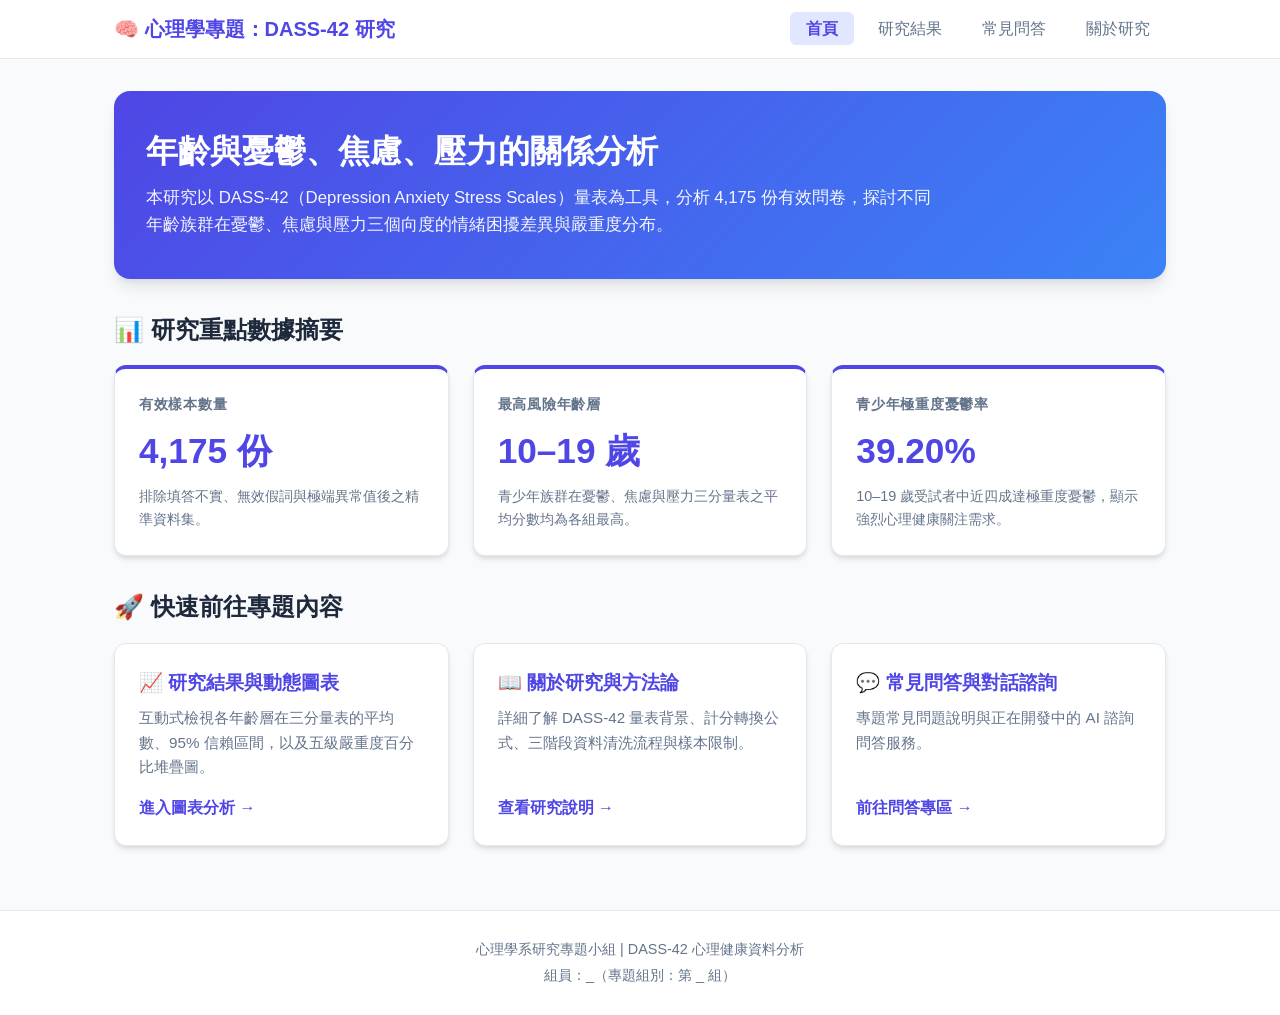
<file: index.html>
<!DOCTYPE html>
<html lang="zh-TW">
<head>
  <meta charset="UTF-8">
  <meta name="viewport" content="width=device-width, initial-scale=1.0">
  <title>首頁 | 年齡與憂鬱、焦慮、壓力的關係</title>
  <link rel="stylesheet" href="style.css">
</head>
<body>

  <header>
    <div class="nav-container">
      <a href="index.html" class="logo">
        🧠 心理學專題：DASS-42 研究
      </a>
      <ul class="nav-links">
        <li><a href="index.html" class="nav-link active">首頁</a></li>
        <li><a href="results.html" class="nav-link">研究結果</a></li>
        <li><a href="ask.html" class="nav-link">常見問答</a></li>
        <li><a href="about.html" class="nav-link">關於研究</a></li>
      </ul>
    </div>
  </header>

  <main>
    <section class="hero">
      <h1>年齡與憂鬱、焦慮、壓力的關係分析</h1>
      <p>本研究以 DASS-42（Depression Anxiety Stress Scales）量表為工具，分析 4,175 份有效問卷，探討不同年齡族群在憂鬱、焦慮與壓力三個向度的情緒困擾差異與嚴重度分布。</p>
    </section>

    <h2 style="margin-bottom: 1rem; color: var(--text-dark);">📊 研究重點數據摘要</h2>
    <section class="card-grid">
      <div class="card metric-card">
        <div class="metric-label">有效樣本數量</div>
        <div class="metric-value">4,175 份</div>
        <div class="metric-desc">排除填答不實、無效假詞與極端異常值後之精準資料集。</div>
      </div>

      <div class="card metric-card">
        <div class="metric-label">最高風險年齡層</div>
        <div class="metric-value">10–19 歲</div>
        <div class="metric-desc">青少年族群在憂鬱、焦慮與壓力三分量表之平均分數均為各組最高。</div>
      </div>

      <div class="card metric-card">
        <div class="metric-label">青少年極重度憂鬱率</div>
        <div class="metric-value">39.20%</div>
        <div class="metric-desc">10–19 歲受試者中近四成達極重度憂鬱，顯示強烈心理健康關注需求。</div>
      </div>
    </section>

    <h2 style="margin-bottom: 1rem; color: var(--text-dark);">🚀 快速前往專題內容</h2>
    <section class="card-grid">
      <a href="results.html" class="card entry-card">
        <div>
          <h3>📈 研究結果與動態圖表</h3>
          <p>互動式檢視各年齡層在三分量表的平均數、95% 信賴區間，以及五級嚴重度百分比堆疊圖。</p>
        </div>
        <div class="cta">進入圖表分析 &rarr;</div>
      </a>

      <a href="about.html" class="card entry-card">
        <div>
          <h3>📖 關於研究與方法論</h3>
          <p>詳細了解 DASS-42 量表背景、計分轉換公式、三階段資料清洗流程與樣本限制。</p>
        </div>
        <div class="cta">查看研究說明 &rarr;</div>
      </a>

      <a href="ask.html" class="card entry-card">
        <div>
          <h3>💬 常見問答與對話諮詢</h3>
          <p>專題常見問題說明與正在開發中的 AI 諮詢問答服務。</p>
        </div>
        <div class="cta">前往問答專區 &rarr;</div>
      </a>
    </section>
  </main>

  <footer>
    <p>心理學系研究專題小組 | DASS-42 心理健康資料分析</p>
    <p>組員：_（專題組別：第 _ 組）</p>
  </footer>

</body>
</html>
</file>
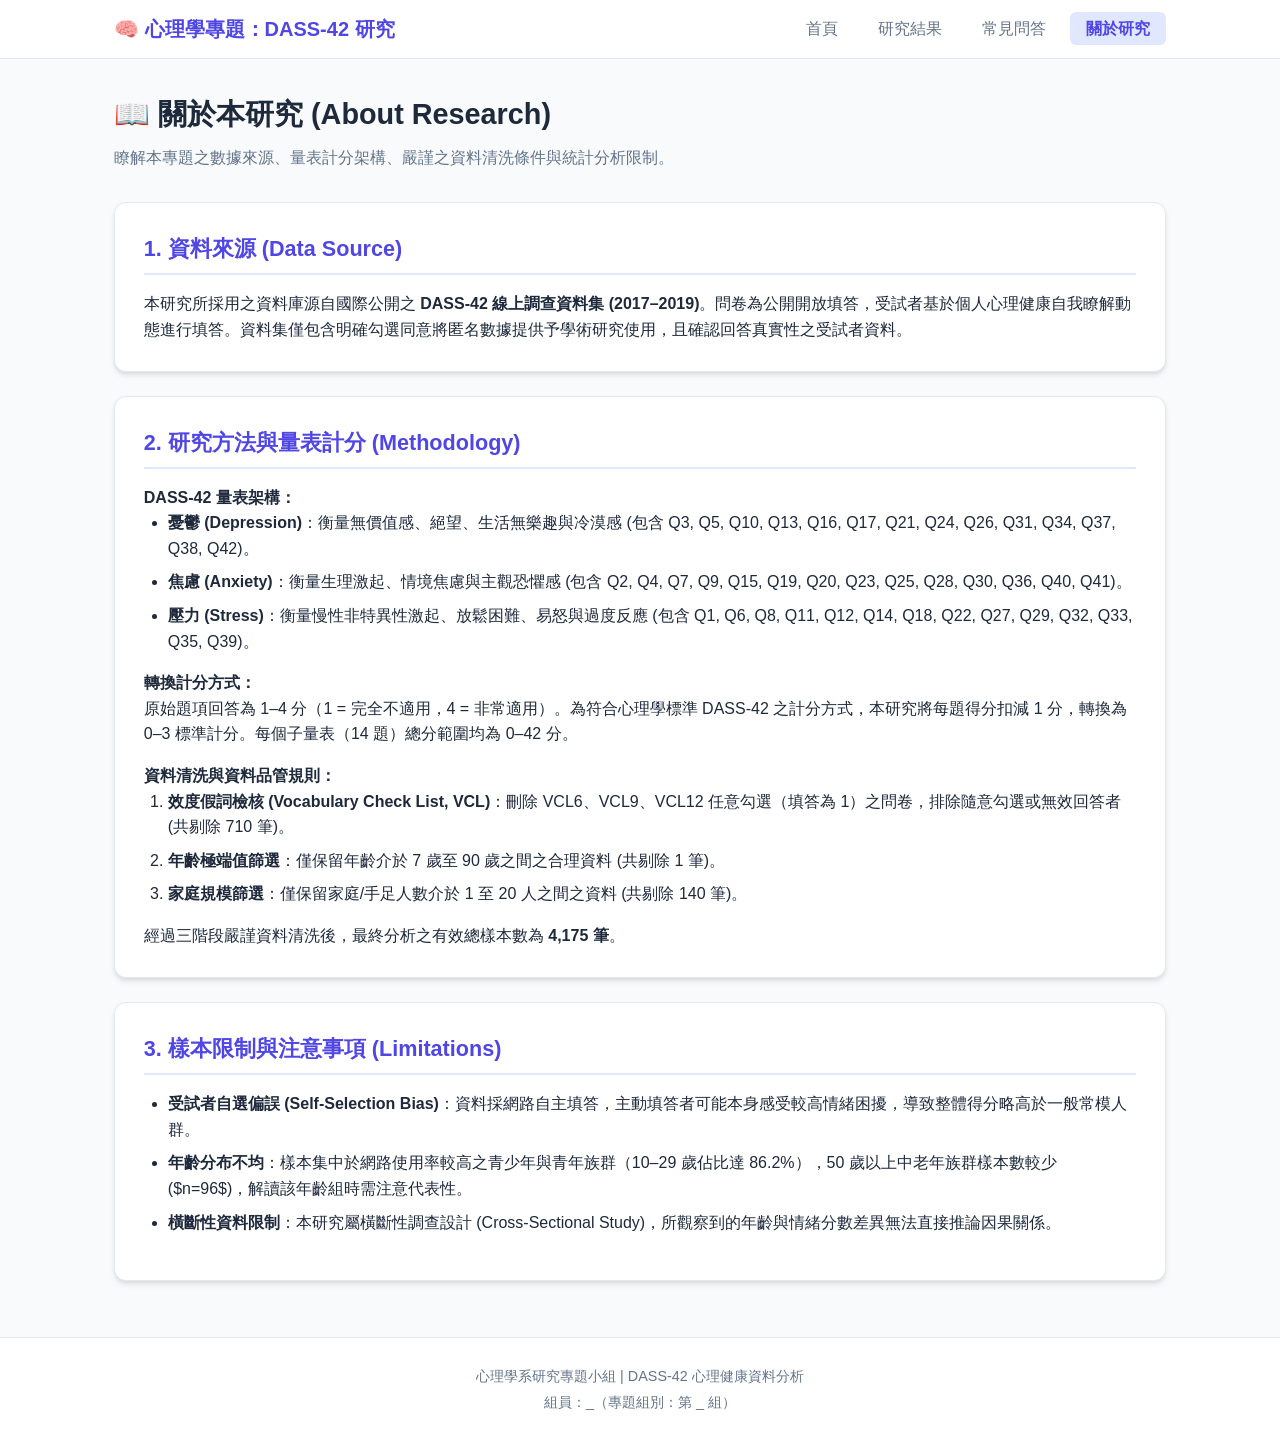
<file: about.html>
<!DOCTYPE html>
<html lang="zh-TW">
<head>
  <meta charset="UTF-8">
  <meta name="viewport" content="width=device-width, initial-scale=1.0">
  <title>關於研究 | 年齡與憂鬱、焦慮、壓力的關係</title>
  <link rel="stylesheet" href="style.css">
</head>
<body>

  <header>
    <div class="nav-container">
      <a href="index.html" class="logo">
        🧠 心理學專題：DASS-42 研究
      </a>
      <ul class="nav-links">
        <li><a href="index.html" class="nav-link">首頁</a></li>
        <li><a href="results.html" class="nav-link">研究結果</a></li>
        <li><a href="ask.html" class="nav-link">常見問答</a></li>
        <li><a href="about.html" class="nav-link active">關於研究</a></li>
      </ul>
    </div>
  </header>

  <main>
    <div class="page-header">
      <h1>📖 關於本研究 (About Research)</h1>
      <p>瞭解本專題之數據來源、量表計分架構、嚴謹之資料清洗條件與統計分析限制。</p>
    </div>

    <!-- Section 1: Data Source -->
    <section class="content-section">
      <h2>1. 資料來源 (Data Source)</h2>
      <p>本研究所採用之資料庫源自國際公開之 <strong>DASS-42 線上調查資料集 (2017–2019)</strong>。問卷為公開開放填答，受試者基於個人心理健康自我瞭解動態進行填答。資料集僅包含明確勾選同意將匿名數據提供予學術研究使用，且確認回答真實性之受試者資料。</p>
    </section>

    <!-- Section 2: Methodology -->
    <section class="content-section">
      <h2>2. 研究方法與量表計分 (Methodology)</h2>
      <p><strong>DASS-42 量表架構：</strong></p>
      <ul>
        <li><strong>憂鬱 (Depression)</strong>：衡量無價值感、絕望、生活無樂趣與冷漠感 (包含 Q3, Q5, Q10, Q13, Q16, Q17, Q21, Q24, Q26, Q31, Q34, Q37, Q38, Q42)。</li>
        <li><strong>焦慮 (Anxiety)</strong>：衡量生理激起、情境焦慮與主觀恐懼感 (包含 Q2, Q4, Q7, Q9, Q15, Q19, Q20, Q23, Q25, Q28, Q30, Q36, Q40, Q41)。</li>
        <li><strong>壓力 (Stress)</strong>：衡量慢性非特異性激起、放鬆困難、易怒與過度反應 (包含 Q1, Q6, Q8, Q11, Q12, Q14, Q18, Q22, Q27, Q29, Q32, Q33, Q35, Q39)。</li>
      </ul>

      <p style="margin-top: 1rem;"><strong>轉換計分方式：</strong></p>
      <p>原始題項回答為 1–4 分（1 = 完全不適用，4 = 非常適用）。為符合心理學標準 DASS-42 之計分方式，本研究將每題得分扣減 1 分，轉換為 0–3 標準計分。每個子量表（14 題）總分範圍均為 0–42 分。</p>

      <p style="margin-top: 1rem;"><strong>資料清洗與資料品管規則：</strong></p>
      <ol>
        <li><strong>效度假詞檢核 (Vocabulary Check List, VCL)</strong>：刪除 VCL6、VCL9、VCL12 任意勾選（填答為 1）之問卷，排除隨意勾選或無效回答者 (共剔除 710 筆)。</li>
        <li><strong>年齡極端值篩選</strong>：僅保留年齡介於 7 歲至 90 歲之間之合理資料 (共剔除 1 筆)。</li>
        <li><strong>家庭規模篩選</strong>：僅保留家庭/手足人數介於 1 至 20 人之間之資料 (共剔除 140 筆)。</li>
      </ol>
      <p>經過三階段嚴謹資料清洗後，最終分析之有效總樣本數為 <strong>4,175 筆</strong>。</p>
    </section>

    <!-- Section 3: Limitations -->
    <section class="content-section">
      <h2>3. 樣本限制與注意事項 (Limitations)</h2>
      <ul>
        <li><strong>受試者自選偏誤 (Self-Selection Bias)</strong>：資料採網路自主填答，主動填答者可能本身感受較高情緒困擾，導致整體得分略高於一般常模人群。</li>
        <li><strong>年齡分布不均</strong>：樣本集中於網路使用率較高之青少年與青年族群（10–29 歲佔比達 86.2%），50 歲以上中老年族群樣本數較少 ($n=96$)，解讀該年齡組時需注意代表性。</li>
        <li><strong>橫斷性資料限制</strong>：本研究屬橫斷性調查設計 (Cross-Sectional Study)，所觀察到的年齡與情緒分數差異無法直接推論因果關係。</li>
      </ul>
    </section>
  </main>

  <footer>
    <p>心理學系研究專題小組 | DASS-42 心理健康資料分析</p>
    <p>組員：_（專題組別：第 _ 組）</p>
  </footer>

</body>
</html>
</file>
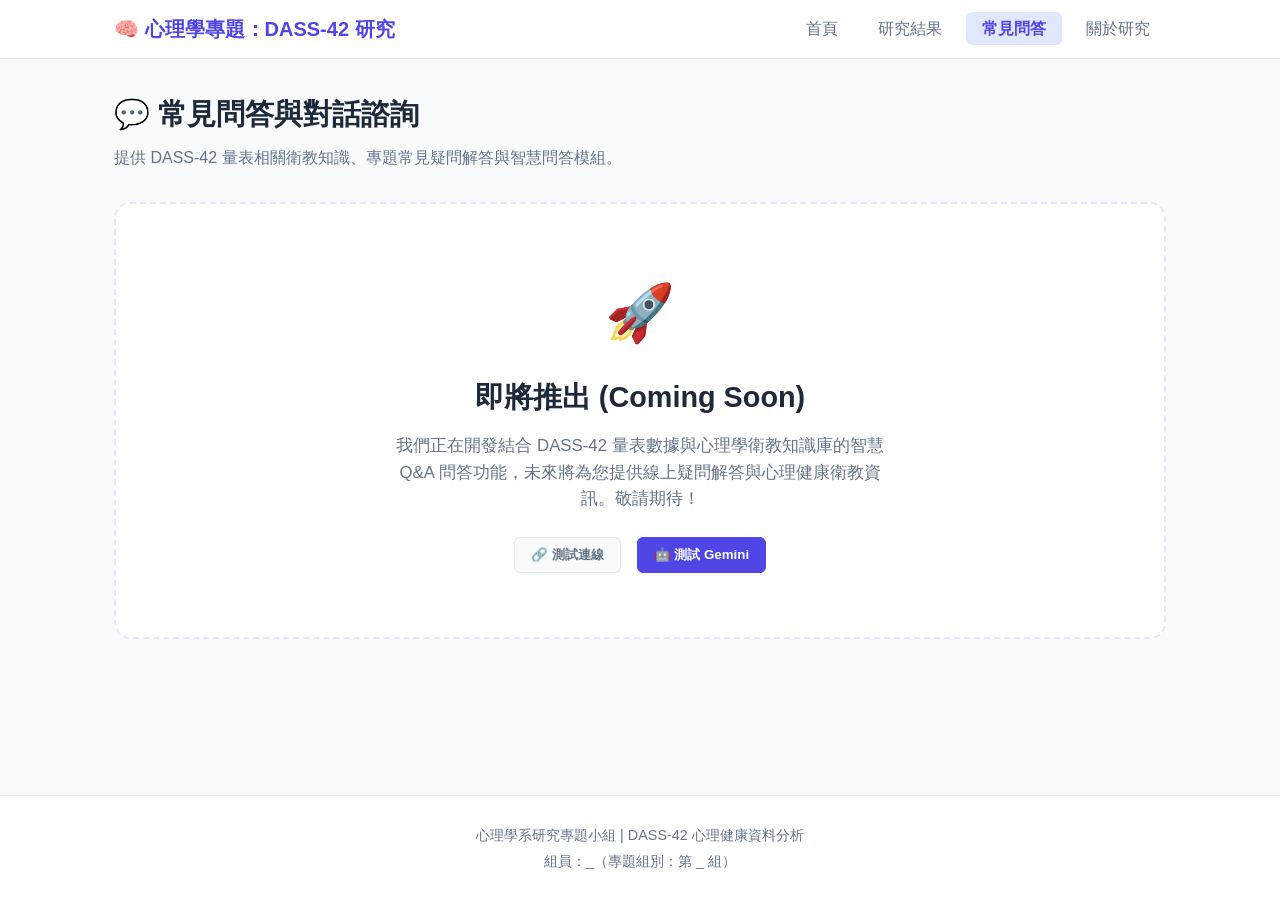
<file: ask.html>
<!DOCTYPE html>
<html lang="zh-TW">
<head>
  <meta charset="UTF-8">
  <meta name="viewport" content="width=device-width, initial-scale=1.0">
  <title>常見問答 | 年齡與憂鬱、焦慮、壓力的關係</title>
  <link rel="stylesheet" href="style.css">
</head>
<body>

  <header>
    <div class="nav-container">
      <a href="index.html" class="logo">
        🧠 心理學專題：DASS-42 研究
      </a>
      <ul class="nav-links">
        <li><a href="index.html" class="nav-link">首頁</a></li>
        <li><a href="results.html" class="nav-link">研究結果</a></li>
        <li><a href="ask.html" class="nav-link active">常見問答</a></li>
        <li><a href="about.html" class="nav-link">關於研究</a></li>
      </ul>
    </div>
  </header>

  <main>
    <div class="page-header">
      <h1>💬 常見問答與對話諮詢</h1>
      <p>提供 DASS-42 量表相關衛教知識、專題常見疑問解答與智慧問答模組。</p>
    </div>

    <!-- Coming Soon Card -->
    <div class="coming-soon-box">
      <div class="coming-soon-icon">🚀</div>
      <h2>即將推出 (Coming Soon)</h2>
      <p>我們正在開發結合 DASS-42 量表數據與心理學衛教知識庫的智慧 Q&A 問答功能，未來將為您提供線上疑問解答與心理健康衛教資訊。敬請期待！</p>
      
      <!-- 測試控制按鈕與回應區 -->
      <div style="margin-top: 1.5rem; display: flex; justify-content: center; gap: 1rem; flex-wrap: wrap;">
        <button id="testBtn" class="btn-toggle" onclick="testConnection()">🔗 測試連線</button>
        <button id="geminiBtn" class="btn-toggle active" onclick="testGemini()">🤖 測試 Gemini</button>
      </div>

      <div id="testResult" style="margin-top: 1.2rem; font-size: 0.95rem; font-weight: 600; word-break: break-word; text-align: left; background: #f8fafc; padding: 1rem; border-radius: 0.5rem; border: 1px solid var(--border-color); display: none;"></div>
    </div>
  </main>

  <footer>
    <p>心理學系研究專題小組 | DASS-42 心理健康資料分析</p>
    <p>組員：_（專題組別：第 _ 組）</p>
  </footer>

  <script>
    const API_URL = 'https://dass-42.d84111103.workers.dev/';

    async function testConnection() {
      const resultDiv = document.getElementById('testResult');
      const btn = document.getElementById('testBtn');

      resultDiv.style.display = 'block';
      resultDiv.style.color = 'var(--text-muted)';
      resultDiv.textContent = '連線測試中...';
      btn.disabled = true;

      try {
        const response = await fetch(API_URL, {
          method: 'POST',
          headers: { 'Content-Type': 'application/json' },
          body: JSON.stringify({ action: 'test' })
        });

        const data = await response.json();

        if (response.ok) {
          resultDiv.style.color = '#10b981';
          resultDiv.textContent = `連線成功！回應內容：${JSON.stringify(data)}`;
        } else {
          resultDiv.style.color = '#ef4444';
          resultDiv.textContent = `連線失敗 (HTTP ${response.status})：${data.error || JSON.stringify(data)}`;
        }
      } catch (error) {
        resultDiv.style.color = '#ef4444';
        resultDiv.textContent = `連線發生錯誤：${error.message}`;
      } finally {
        btn.disabled = false;
      }
    }

    async function testGemini() {
      const resultDiv = document.getElementById('testResult');
      const btn = document.getElementById('geminiBtn');

      resultDiv.style.display = 'block';
      resultDiv.style.color = 'var(--text-muted)';
      resultDiv.textContent = '正在呼叫 Gemini 模型回答「請用一句話自我介紹」...';
      btn.disabled = true;

      try {
        const response = await fetch(API_URL, {
          method: 'POST',
          headers: { 'Content-Type': 'application/json' },
          body: JSON.stringify({
            action: 'ask',
            question: '請用一句話自我介紹'
          })
        });

        const data = await response.json();

        if (response.ok) {
          resultDiv.style.color = '#1e293b';
          resultDiv.innerHTML = `<strong style="color:#10b981;">Gemini 回覆：</strong><br>${data.text}`;
        } else {
          resultDiv.style.color = '#ef4444';
          resultDiv.textContent = `Gemini 呼叫失敗 (HTTP ${response.status})：${data.error || JSON.stringify(data)}`;
        }
      } catch (error) {
        resultDiv.style.color = '#ef4444';
        resultDiv.textContent = `連線發生錯誤：${error.message}`;
      } finally {
        btn.disabled = false;
      }
    }
  </script>

</body>
</html>
</file>
<file: style.css>
/* style.css - 共用樣式表 */
:root {
  --primary: #4f46e5;
  --primary-hover: #4338ca;
  --primary-light: #e0e7ff;
  --text-dark: #1e293b;
  --text-muted: #64748b;
  --bg-light: #f8fafc;
  --card-bg: #ffffff;
  --border-color: #e2e8f0;
  --shadow: 0 4px 6px -1px rgba(0, 0, 0, 0.1), 0 2px 4px -1px rgba(0, 0, 0, 0.06);
  --shadow-lg: 0 10px 15px -3px rgba(0, 0, 0, 0.1), 0 4px 6px -2px rgba(0, 0, 0, 0.05);
}

* {
  box-sizing: border-box;
  margin: 0;
  padding: 0;
}

body {
  font-family: -apple-system, BlinkMacSystemFont, "Segoe UI", Roboto, "Helvetica Neue", Arial, "Noto Sans TC", sans-serif;
  background-color: var(--bg-light);
  color: var(--text-dark);
  line-height: 1.6;
  min-height: 100vh;
  display: flex;
  flex-direction: column;
}

/* 導覽列 Header */
header {
  background-color: var(--card-bg);
  border-bottom: 1px solid var(--border-color);
  position: sticky;
  top: 0;
  z-index: 100;
}

.nav-container {
  max-width: 1100px;
  margin: 0 auto;
  padding: 0.8rem 1.5rem;
  display: flex;
  justify-content: space-between;
  align-items: center;
  flex-wrap: wrap;
  gap: 1rem;
}

.logo {
  font-size: 1.25rem;
  font-weight: 700;
  color: var(--primary);
  text-decoration: none;
  display: flex;
  align-items: center;
  gap: 0.5rem;
}

.nav-links {
  display: flex;
  list-style: none;
  gap: 0.5rem;
}

.nav-link {
  text-decoration: none;
  color: var(--text-muted);
  font-weight: 500;
  padding: 0.5rem 1rem;
  border-radius: 0.375rem;
  transition: all 0.2s ease;
}

.nav-link:hover {
  color: var(--primary);
  background-color: var(--primary-light);
}

.nav-link.active {
  color: var(--primary);
  background-color: var(--primary-light);
  font-weight: 700;
}

/* 主內容區 */
main {
  flex: 1;
  max-width: 1100px;
  width: 100%;
  margin: 2rem auto;
  padding: 0 1.5rem;
}

/* Hero 橫幅 */
.hero {
  background: linear-gradient(135deg, #4f46e5 0%, #3b82f6 100%);
  color: white;
  padding: 2.5rem 2rem;
  border-radius: 1rem;
  margin-bottom: 2rem;
  box-shadow: var(--shadow-lg);
}

.hero h1 {
  font-size: 2rem;
  margin-bottom: 0.8rem;
  line-height: 1.3;
}

.hero p {
  font-size: 1.05rem;
  opacity: 0.95;
  max-width: 800px;
}

/* 頁面標題 */
.page-header {
  margin-bottom: 2rem;
}

.page-header h1 {
  font-size: 1.8rem;
  color: var(--text-dark);
  margin-bottom: 0.5rem;
}

.page-header p {
  color: var(--text-muted);
  font-size: 1rem;
}

/* 卡片與網格 */
.card-grid {
  display: grid;
  grid-template-columns: repeat(auto-fit, minmax(280px, 1fr));
  gap: 1.5rem;
  margin-bottom: 2rem;
}

.card {
  background: var(--card-bg);
  border-radius: 0.75rem;
  padding: 1.5rem;
  border: 1px solid var(--border-color);
  box-shadow: var(--shadow);
  transition: transform 0.2s ease, box-shadow 0.2s ease;
}

.card:hover {
  transform: translateY(-2px);
  box-shadow: var(--shadow-lg);
}

.metric-card {
  border-top: 4px solid var(--primary);
}

.metric-value {
  font-size: 2.2rem;
  font-weight: 800;
  color: var(--primary);
  margin: 0.4rem 0;
}

.metric-label {
  font-size: 0.9rem;
  font-weight: 600;
  color: var(--text-muted);
  text-transform: uppercase;
  letter-spacing: 0.05em;
}

.metric-desc {
  font-size: 0.9rem;
  color: var(--text-muted);
  margin-top: 0.4rem;
}

/* 入口卡片 */
.entry-card {
  text-decoration: none;
  color: inherit;
  display: flex;
  flex-direction: column;
  justify-content: space-between;
}

.entry-card h3 {
  font-size: 1.2rem;
  color: var(--primary);
  margin-bottom: 0.5rem;
  display: flex;
  align-items: center;
  gap: 0.5rem;
}

.entry-card p {
  color: var(--text-muted);
  font-size: 0.95rem;
  margin-bottom: 1rem;
}

.entry-card .cta {
  font-weight: 600;
  color: var(--primary);
  display: inline-flex;
  align-items: center;
  gap: 0.25rem;
}

/* 即將推出區塊 */
.coming-soon-box {
  background: var(--card-bg);
  border: 2px dashed var(--primary-light);
  border-radius: 1rem;
  padding: 4rem 2rem;
  text-align: center;
  margin: 2rem 0;
}

.coming-soon-icon {
  font-size: 3.5rem;
  margin-bottom: 1rem;
  display: inline-block;
}

.coming-soon-box h2 {
  font-size: 1.8rem;
  color: var(--text-dark);
  margin-bottom: 0.8rem;
}

.coming-soon-box p {
  color: var(--text-muted);
  max-width: 500px;
  margin: 0 auto;
  font-size: 1.05rem;
}

/* 控制列 Panel */
.control-panel {
  background: var(--card-bg);
  border-radius: 0.75rem;
  padding: 1.25rem;
  border: 1px solid var(--border-color);
  box-shadow: var(--shadow);
  margin-bottom: 1.5rem;
  display: flex;
  flex-wrap: wrap;
  gap: 1.5rem;
  align-items: center;
  justify-content: space-between;
}

.control-group {
  display: flex;
  align-items: center;
  gap: 0.8rem;
  flex-wrap: wrap;
}

.control-label {
  font-weight: 600;
  font-size: 0.95rem;
  color: var(--text-dark);
}

.btn-toggle {
  background: var(--bg-light);
  border: 1px solid var(--border-color);
  padding: 0.5rem 1rem;
  border-radius: 0.375rem;
  font-weight: 600;
  cursor: pointer;
  color: var(--text-muted);
  transition: all 0.2s;
}

.btn-toggle.active {
  background: var(--primary);
  color: white;
  border-color: var(--primary);
}

.checkbox-label, .radio-label {
  display: inline-flex;
  align-items: center;
  gap: 0.4rem;
  cursor: pointer;
  font-size: 0.95rem;
  user-select: none;
}

/* 圖表容器 */
.chart-container {
  background: var(--card-bg);
  border-radius: 0.75rem;
  padding: 1.5rem;
  border: 1px solid var(--border-color);
  box-shadow: var(--shadow);
  margin-bottom: 2rem;
  position: relative;
  height: 420px;
}

/* 表格樣式 */
.table-wrapper {
  background: var(--card-bg);
  border-radius: 0.75rem;
  border: 1px solid var(--border-color);
  box-shadow: var(--shadow);
  overflow-x: auto;
  margin-bottom: 2rem;
}

table {
  width: 100%;
  border-collapse: collapse;
  text-align: left;
  font-size: 0.95rem;
}

th, td {
  padding: 0.85rem 1rem;
  border-bottom: 1px solid var(--border-color);
}

th {
  background-color: #f1f5f9;
  font-weight: 700;
  color: var(--text-dark);
}

tr:last-child td {
  border-bottom: none;
}

tr:hover td {
  background-color: #f8fafc;
}

/* 內容區塊 */
.content-section {
  background: var(--card-bg);
  border-radius: 0.75rem;
  padding: 1.8rem;
  border: 1px solid var(--border-color);
  box-shadow: var(--shadow);
  margin-bottom: 1.5rem;
}

.content-section h2 {
  font-size: 1.35rem;
  color: var(--primary);
  margin-bottom: 1rem;
  border-bottom: 2px solid var(--primary-light);
  padding-bottom: 0.4rem;
}

.content-section ul, .content-section ol {
  padding-left: 1.5rem;
  margin-bottom: 1rem;
}

.content-section li {
  margin-bottom: 0.5rem;
}

/* 備註說明框 */
.note-box {
  background-color: #eff6ff;
  border-left: 4px solid var(--primary);
  padding: 1.25rem;
  border-radius: 0.5rem;
  margin-bottom: 2rem;
  font-size: 0.95rem;
}

.note-box h4 {
  color: var(--primary);
  margin-bottom: 0.4rem;
  font-size: 1.05rem;
}

/* 頁尾 Footer */
footer {
  background-color: var(--card-bg);
  border-top: 1px solid var(--border-color);
  padding: 1.5rem 0;
  text-align: center;
  color: var(--text-muted);
  font-size: 0.9rem;
  margin-top: auto;
}

footer p {
  margin: 0.2rem 0;
}
</file>
